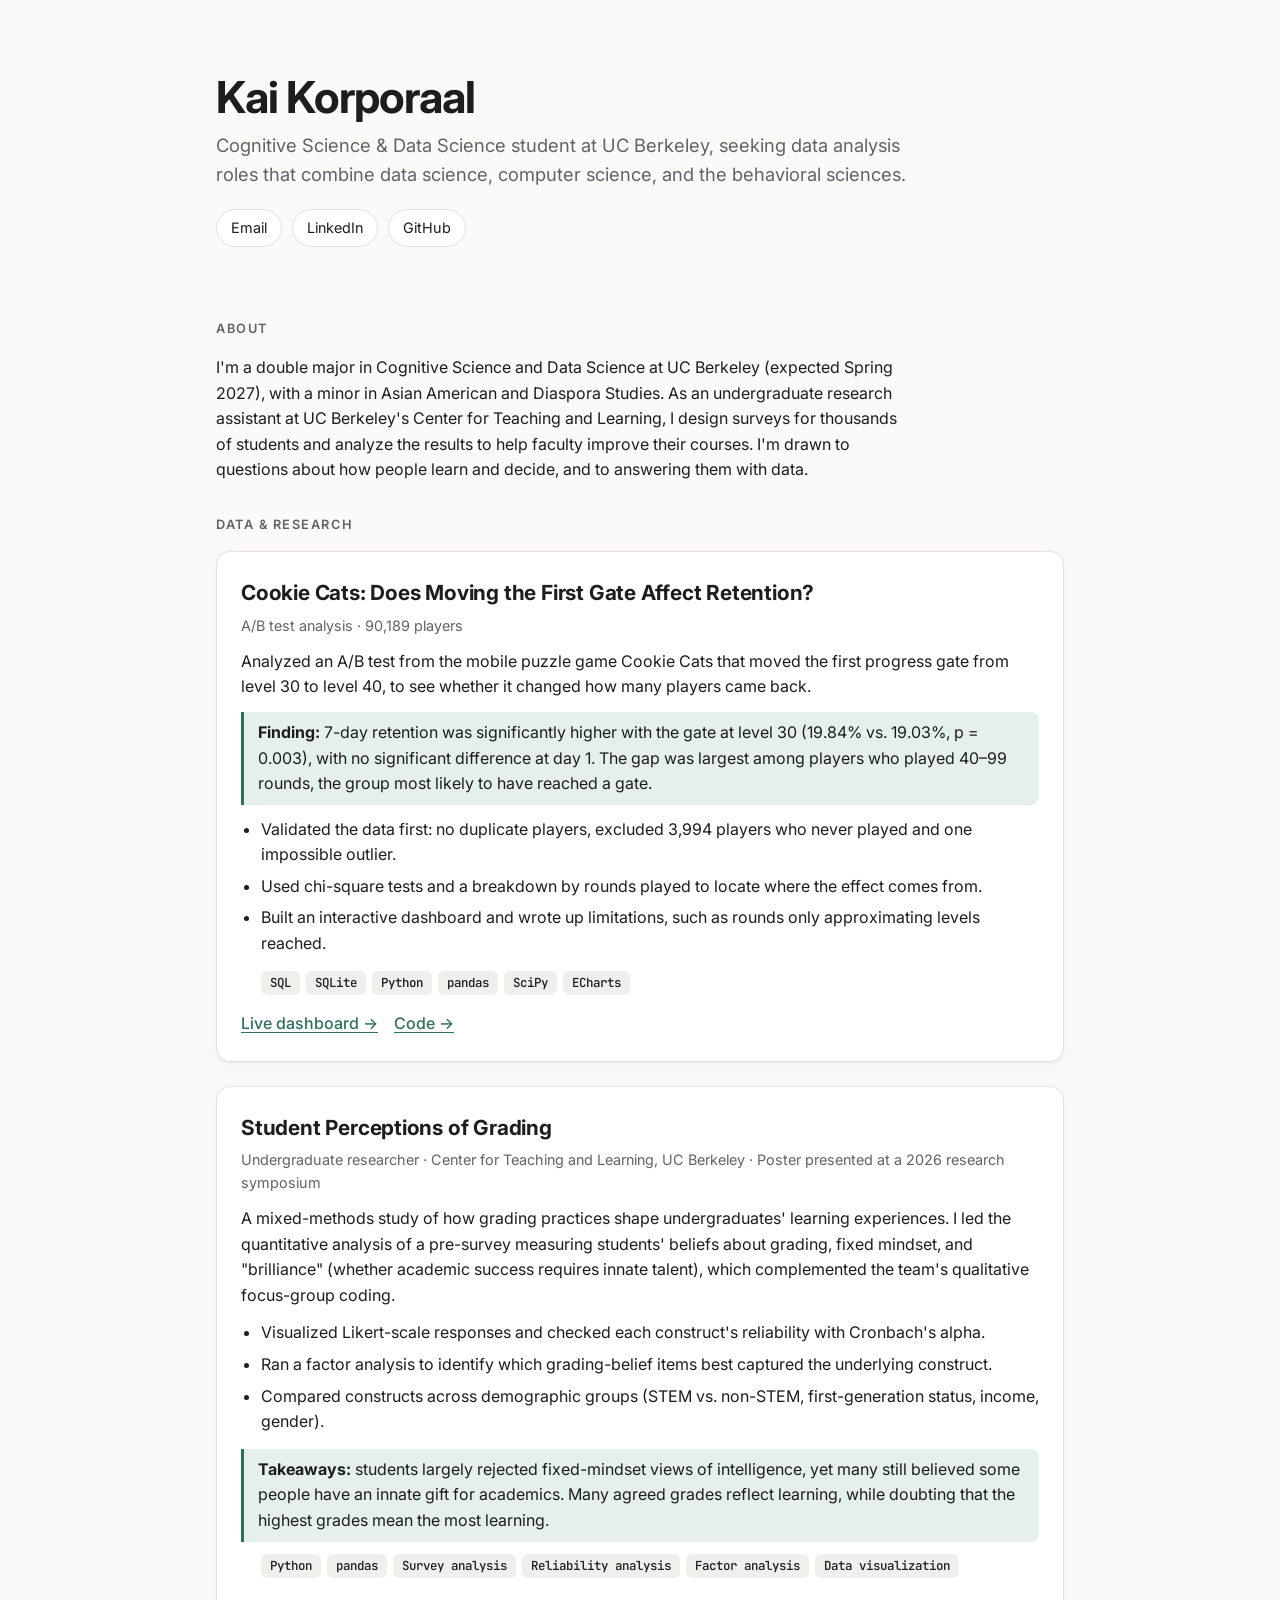
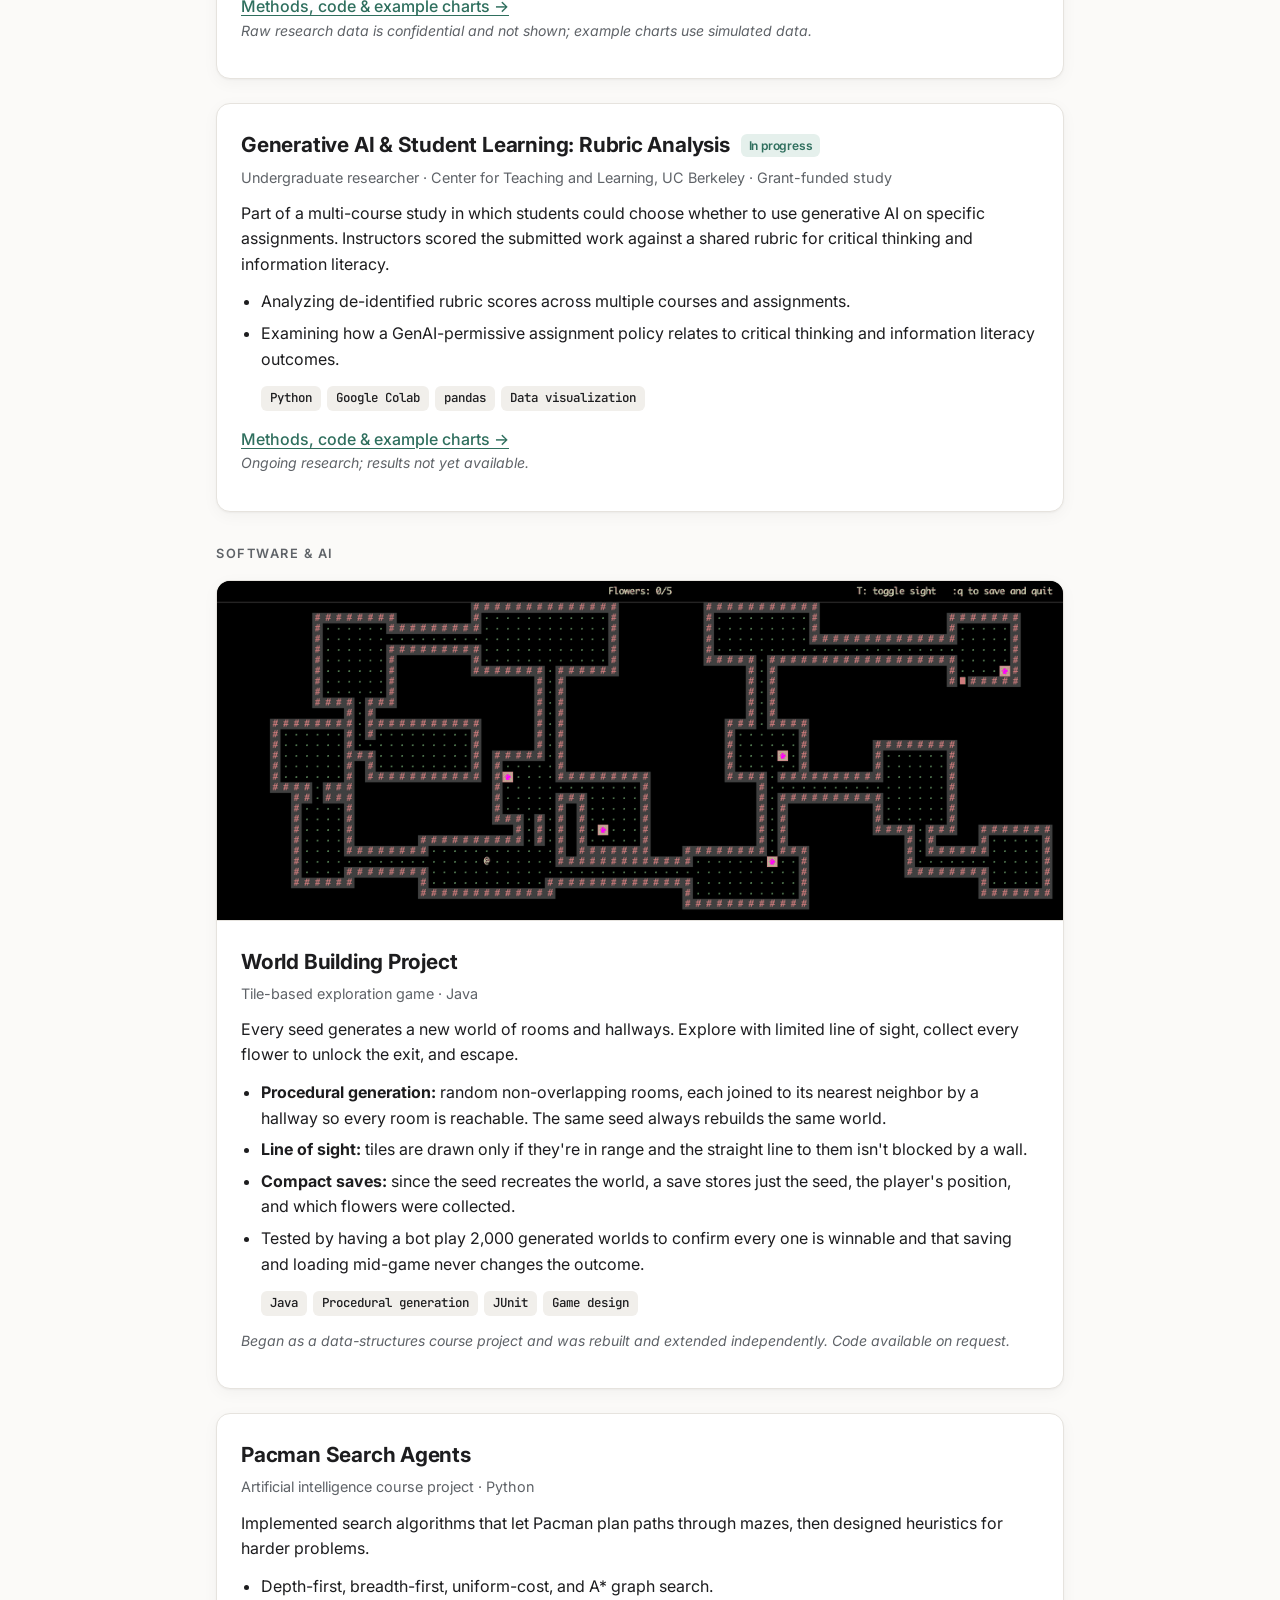
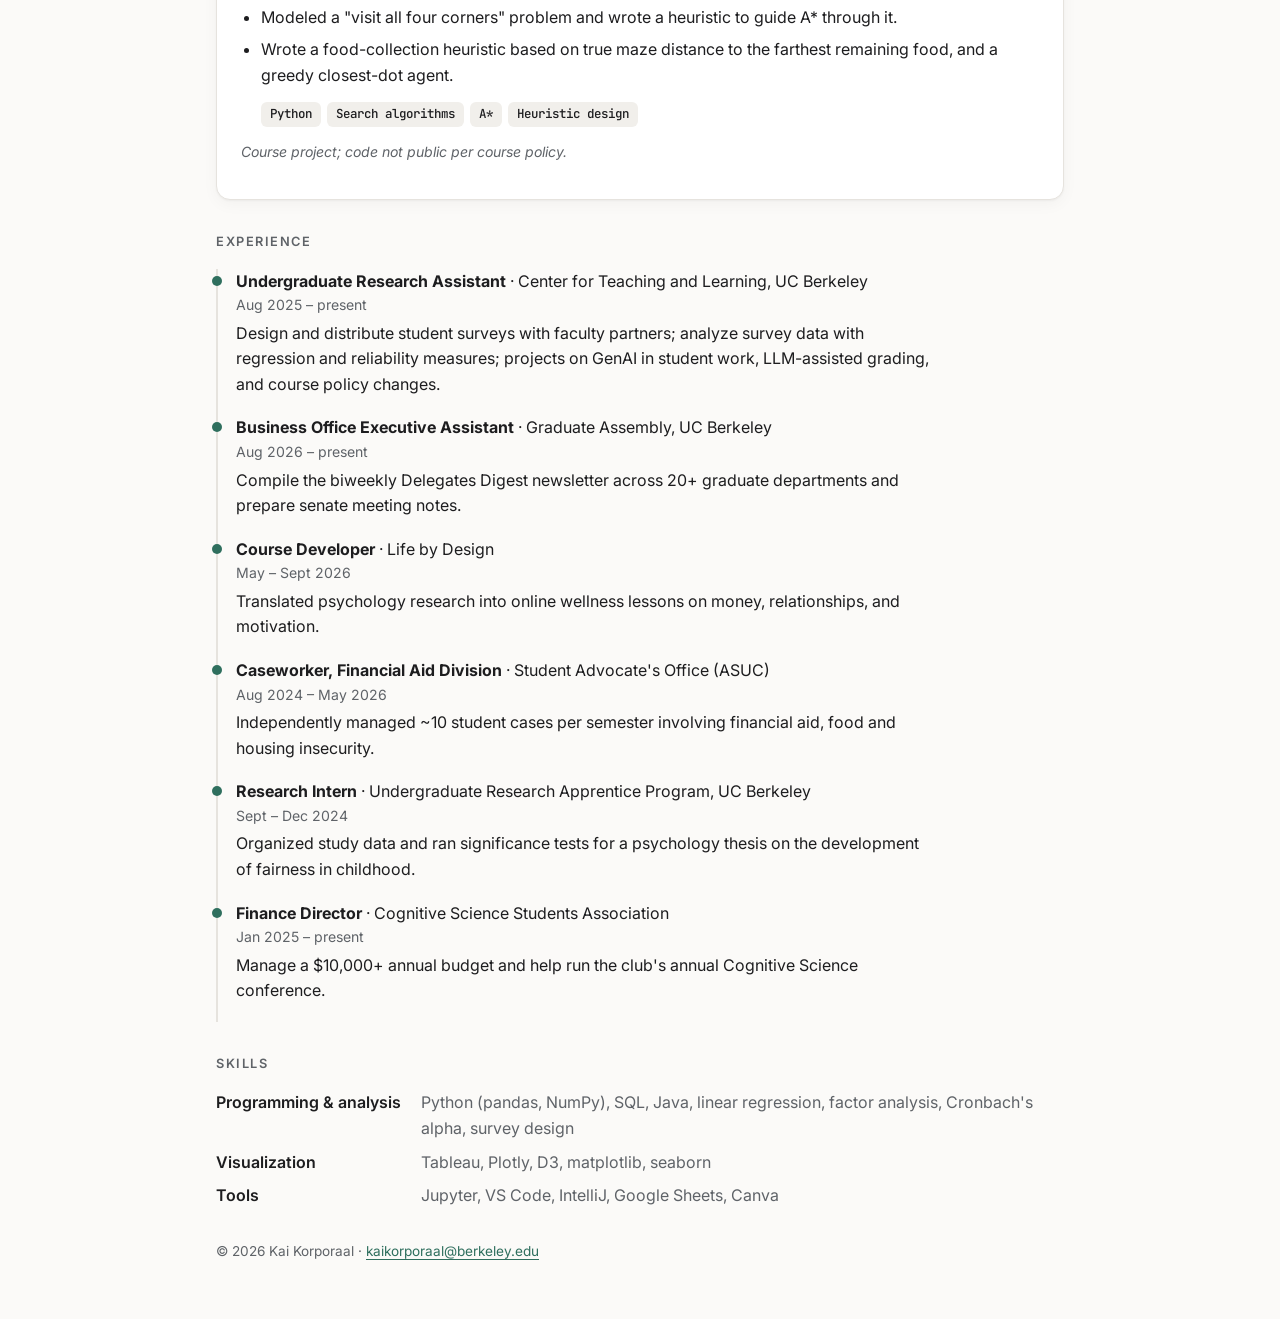
<file: index.html>
<!DOCTYPE html>
<html lang="en">
<head>
<meta charset="utf-8">
<meta name="viewport" content="width=device-width, initial-scale=1">
<title>Kai Korporaal — Portfolio</title>
<meta name="description" content="Projects in data analysis, AI search, game development, and education research.">
<link rel="preconnect" href="https://fonts.googleapis.com">
<link rel="preconnect" href="https://fonts.gstatic.com" crossorigin>
<link href="https://fonts.googleapis.com/css2?family=Inter:wght@400;500;600;700&family=JetBrains+Mono:wght@400;500&display=swap" rel="stylesheet">
<link rel="stylesheet" href="assets/style.css">
</head>
<body>
<div class="wrap">

  <header>
    <h1>Kai Korporaal</h1>
    <p class="headline">Cognitive Science &amp; Data Science student at UC Berkeley, seeking data analysis roles
      that combine data science, computer science, and the behavioral sciences.</p>
    <nav class="links" aria-label="Contact">
      <a href="mailto:kaikorporaal@berkeley.edu">Email</a>
      <a href="https://www.linkedin.com/in/kai-korporaal-39133924b">LinkedIn</a>
      <a href="https://github.com/kaikorporaal28">GitHub</a>
    </nav>
  </header>

  <main>
    <h2 class="section">About</h2>
    <p class="about">I'm a double major in Cognitive Science and Data Science at UC Berkeley (expected Spring 2027),
      with a minor in Asian American and Diaspora Studies. As an undergraduate research assistant at UC Berkeley's
      Center for Teaching and Learning, I design surveys for thousands of students and analyze the
      results to help faculty improve their courses. I'm drawn to questions about how people learn and
      decide, and to answering them with data.</p>

    <h2 class="section">Data &amp; Research</h2>

    <article class="project">
      <div class="body">
        <h3>Cookie Cats: Does Moving the First Gate Affect Retention?</h3>
        <p class="meta">A/B test analysis · 90,189 players</p>
        <p>Analyzed an A/B test from the mobile puzzle game Cookie Cats that moved the first
          progress gate from level 30 to level 40, to see whether it changed how many players came back.</p>
        <p class="highlight"><strong>Finding:</strong> 7-day retention was significantly higher with the gate at level 30
          (19.84% vs. 19.03%, p = 0.003), with no significant difference at day 1. The gap was largest among
          players who played 40–99 rounds, the group most likely to have reached a gate.</p>
        <ul>
          <li>Validated the data first: no duplicate players, excluded 3,994 players who never played and one impossible outlier.</li>
          <li>Used chi-square tests and a breakdown by rounds played to locate where the effect comes from.</li>
          <li>Built an interactive dashboard and wrote up limitations, such as rounds only approximating levels reached.</li>
        </ul>
        <ul class="tags"><li>SQL</li><li>SQLite</li><li>Python</li><li>pandas</li><li>SciPy</li><li>ECharts</li></ul>
        <div class="actions">
          <a href="https://kaikorporaal28.github.io/cookie-cats/">Live dashboard →</a>
          <a href="https://github.com/kaikorporaal28/cookie-cats">Code →</a>
        </div>
      </div>
    </article>

    <article class="project">
      <div class="body">
        <h3>Student Perceptions of Grading</h3>
        <p class="meta">Undergraduate researcher · Center for Teaching and Learning, UC Berkeley · Poster presented at a 2026 research symposium</p>
        <p>A mixed-methods study of how grading practices shape undergraduates' learning experiences. I led the
          quantitative analysis of a pre-survey measuring students' beliefs about grading, fixed mindset, and
          "brilliance" (whether academic success requires innate talent), which complemented the team's
          qualitative focus-group coding.</p>
        <ul>
          <li>Visualized Likert-scale responses and checked each construct's reliability with Cronbach's alpha.</li>
          <li>Ran a factor analysis to identify which grading-belief items best captured the underlying construct.</li>
          <li>Compared constructs across demographic groups (STEM vs. non-STEM, first-generation status, income, gender).</li>
        </ul>
        <p class="highlight"><strong>Takeaways:</strong> students largely rejected fixed-mindset views of intelligence, yet
          many still believed some people have an innate gift for academics. Many agreed grades reflect learning,
          while doubting that the highest grades mean the most learning.</p>
        <ul class="tags"><li>Python</li><li>pandas</li><li>Survey analysis</li><li>Reliability analysis</li><li>Factor analysis</li><li>Data visualization</li></ul>
        <div class="actions"><a href="research-grading.html">Methods, code &amp; example charts →</a></div>
        <p class="note">Raw research data is confidential and not shown; example charts use simulated data.</p>
      </div>
    </article>

    <article class="project">
      <div class="body">
        <h3>Generative AI &amp; Student Learning: Rubric Analysis <span class="status">In progress</span></h3>
        <p class="meta">Undergraduate researcher · Center for Teaching and Learning, UC Berkeley · Grant-funded study</p>
        <p>Part of a multi-course study in which students could choose whether to use generative AI on
          specific assignments. Instructors scored the submitted work against a shared rubric for critical
          thinking and information literacy.</p>
        <ul>
          <li>Analyzing de-identified rubric scores across multiple courses and assignments.</li>
          <li>Examining how a GenAI-permissive assignment policy relates to critical thinking and information literacy outcomes.</li>
        </ul>
        <ul class="tags"><li>Python</li><li>Google Colab</li><li>pandas</li><li>Data visualization</li></ul>
        <div class="actions"><a href="research-genai.html">Methods, code &amp; example charts →</a></div>
        <p class="note">Ongoing research; results not yet available.</p>
      </div>
    </article>

    <h2 class="section">Software &amp; AI</h2>

    <article class="project">
      <div class="media">
        <img src="assets/world-building-demo.gif" width="960" height="384"
             alt="Gameplay: the player explores a generated dungeon with limited line of sight, collects five flowers, and escapes through the door.">
      </div>
      <div class="body">
        <h3>World Building Project</h3>
        <p class="meta">Tile-based exploration game · Java</p>
        <p>Every seed generates a new world of rooms and hallways. Explore with limited line of sight,
          collect every flower to unlock the exit, and escape.</p>
        <ul>
          <li><strong>Procedural generation:</strong> random non-overlapping rooms, each joined to its nearest neighbor by a hallway so every room is reachable. The same seed always rebuilds the same world.</li>
          <li><strong>Line of sight:</strong> tiles are drawn only if they're in range and the straight line to them isn't blocked by a wall.</li>
          <li><strong>Compact saves:</strong> since the seed recreates the world, a save stores just the seed, the player's position, and which flowers were collected.</li>
          <li>Tested by having a bot play 2,000 generated worlds to confirm every one is winnable and that saving and loading mid-game never changes the outcome.</li>
        </ul>
        <ul class="tags"><li>Java</li><li>Procedural generation</li><li>JUnit</li><li>Game design</li></ul>
        <p class="note">Began as a data-structures course project and was rebuilt and extended independently. Code available on request.</p>
      </div>
    </article>

    <article class="project">
      <div class="body">
        <h3>Pacman Search Agents</h3>
        <p class="meta">Artificial intelligence course project · Python</p>
        <p>Implemented search algorithms that let Pacman plan paths through mazes, then designed heuristics
          for harder problems.</p>
        <ul>
          <li>Depth-first, breadth-first, uniform-cost, and A* graph search.</li>
          <li>Modeled a "visit all four corners" problem and wrote a heuristic to guide A* through it.</li>
          <li>Wrote a food-collection heuristic based on true maze distance to the farthest remaining food, and a greedy closest-dot agent.</li>
        </ul>
        <ul class="tags"><li>Python</li><li>Search algorithms</li><li>A*</li><li>Heuristic design</li></ul>
        <p class="note">Course project; code not public per course policy.</p>
      </div>
    </article>
  </main>

  <section aria-labelledby="exp">
    <h2 class="section" id="exp">Experience</h2>
    <ul class="timeline">
      <li><div class="role"><strong>Undergraduate Research Assistant</strong> · Center for Teaching and Learning, UC Berkeley</div>
        <div class="when">Aug 2025 – present</div>
        <p>Design and distribute student surveys with faculty partners; analyze survey data with regression and
          reliability measures; projects on GenAI in student work, LLM-assisted grading, and course policy changes.</p></li>
      <li><div class="role"><strong>Business Office Executive Assistant</strong> · Graduate Assembly, UC Berkeley</div>
        <div class="when">Aug 2026 – present</div>
        <p>Compile the biweekly Delegates Digest newsletter across 20+ graduate departments and prepare senate meeting notes.</p></li>
      <li><div class="role"><strong>Course Developer</strong> · Life by Design</div>
        <div class="when">May – Sept 2026</div>
        <p>Translated psychology research into online wellness lessons on money, relationships, and motivation.</p></li>
      <li><div class="role"><strong>Caseworker, Financial Aid Division</strong> · Student Advocate's Office (ASUC)</div>
        <div class="when">Aug 2024 – May 2026</div>
        <p>Independently managed ~10 student cases per semester involving financial aid, food and housing insecurity.</p></li>
      <li><div class="role"><strong>Research Intern</strong> · Undergraduate Research Apprentice Program, UC Berkeley</div>
        <div class="when">Sept – Dec 2024</div>
        <p>Organized study data and ran significance tests for a psychology thesis on the development of fairness in childhood.</p></li>
      <li><div class="role"><strong>Finance Director</strong> · Cognitive Science Students Association</div>
        <div class="when">Jan 2025 – present</div>
        <p>Manage a $10,000+ annual budget and help run the club's annual Cognitive Science conference.</p></li>
    </ul>
  </section>

  <section aria-labelledby="skills">
    <h2 class="section" id="skills">Skills</h2>
    <dl class="skills">
      <dt>Programming &amp; analysis</dt><dd>Python (pandas, NumPy), SQL, Java, linear regression, factor analysis, Cronbach's alpha, survey design</dd>
      <dt>Visualization</dt><dd>Tableau, Plotly, D3, matplotlib, seaborn</dd>
      <dt>Tools</dt><dd>Jupyter, VS Code, IntelliJ, Google Sheets, Canva</dd>
    </dl>
  </section>

  <footer>© 2026 Kai Korporaal · <a href="mailto:kaikorporaal@berkeley.edu">kaikorporaal@berkeley.edu</a></footer>
</div>
</body>
</html>
</file>
<file: assets/style.css>
:root {
  --bg: #fbfaf8;
  --surface: #ffffff;
  --text: #1d1d1f;
  --muted: #5f6368;
  --border: #e6e3de;
  --accent: #2f6f5e;
  --accent-soft: #e5f0ec;
  --tag-bg: #f1efeb;
  --shadow: 0 1px 2px rgba(0,0,0,.04), 0 4px 16px rgba(0,0,0,.04);
}
@media (prefers-color-scheme: dark) {
  :root:not([data-theme="light"]) {
    --bg: #141516;
    --surface: #1c1e20;
    --text: #ececec;
    --muted: #a3a8ad;
    --border: #2e3134;
    --accent: #7cc4ad;
    --accent-soft: #1f3530;
    --tag-bg: #262a2d;
    --shadow: none;
  }
}
:root[data-theme="dark"] {
  --bg: #141516;
  --surface: #1c1e20;
  --text: #ececec;
  --muted: #a3a8ad;
  --border: #2e3134;
  --accent: #7cc4ad;
  --accent-soft: #1f3530;
  --tag-bg: #262a2d;
  --shadow: none;
}

* { box-sizing: border-box; }
html { -webkit-text-size-adjust: 100%; }
body {
  margin: 0;
  background: var(--bg);
  color: var(--text);
  font: 16px/1.6 Inter, system-ui, -apple-system, sans-serif;
}
a { color: var(--accent); text-underline-offset: 3px; }
.wrap { max-width: 880px; margin: 0 auto; padding: 0 16px; }

header { padding: 72px 0 40px; }
h1 { font-size: clamp(2rem, 5vw, 2.75rem); line-height: 1.15; margin: 0 0 8px; letter-spacing: -0.02em; }
.headline { font-size: 1.15rem; color: var(--muted); margin: 0 0 20px; max-width: 60ch; }
.links { display: flex; flex-wrap: wrap; gap: 10px; }
.links a {
  display: inline-flex; align-items: center; gap: 6px;
  padding: 6px 14px; border: 1px solid var(--border); border-radius: 999px;
  background: var(--surface); color: var(--text); text-decoration: none; font-size: .9rem;
}
.links a:hover { border-color: var(--accent); color: var(--accent); }

h2.section {
  font-size: .8rem; text-transform: uppercase; letter-spacing: .12em;
  color: var(--muted); margin: 32px 0 16px; font-weight: 600;
}

.project {
  background: var(--surface); border: 1px solid var(--border); border-radius: 14px;
  box-shadow: var(--shadow); margin-bottom: 24px; overflow: hidden;
}
.project .media { background: #000; border-bottom: 1px solid var(--border); }
.project .media img { display: block; width: 100%; height: auto; }
.project .body { padding: 24px; }
.project h3 { margin: 0 0 4px; font-size: 1.3rem; letter-spacing: -0.01em; }
.meta { color: var(--muted); font-size: .9rem; margin: 0 0 14px; }
.status {
  display: inline-block; font-size: .75rem; font-weight: 600; padding: 2px 8px;
  border-radius: 6px; background: var(--accent-soft); color: var(--accent); margin-left: 6px;
  vertical-align: 2px;
}
.project p { margin: 0 0 12px; }
.project ul { margin: 0 0 14px; padding-left: 20px; }
.project li { margin-bottom: 6px; }
.tags { display: flex; flex-wrap: wrap; gap: 6px; margin: 16px 0 0; padding: 0; list-style: none; }
.tags li {
  font: 500 .78rem/1 "JetBrains Mono", ui-monospace, monospace;
  background: var(--tag-bg); padding: 6px 9px; border-radius: 6px; margin: 0;
}
.actions { display: flex; flex-wrap: wrap; gap: 16px; margin-top: 16px; font-weight: 500; }
.note { font-size: .88rem; color: var(--muted); font-style: italic; }
.highlight {
  border-left: 3px solid var(--accent); padding: 8px 14px; margin: 0 0 14px;
  background: var(--accent-soft); border-radius: 0 8px 8px 0;
}

footer { color: var(--muted); font-size: .85rem; padding: 32px 0 56px; }

@media (max-width: 560px) {
  header { padding: 48px 0 28px; }
  .project .body { padding: 18px; }
}

/* detail pages */
.back { display: inline-block; margin: 40px 0 0; font-weight: 500; }
.page-head { padding: 20px 0 8px; }
.page-head h1 { font-size: clamp(1.7rem, 4.5vw, 2.3rem); }
.sim-banner {
  border: 1px solid var(--border); background: var(--surface); border-radius: 10px;
  padding: 12px 16px; font-size: .92rem; color: var(--muted); margin: 8px 0 24px;
}
.sim-banner strong { color: var(--text); }
.section-block { margin: 36px 0; }
.section-block h2 { font-size: 1.25rem; margin: 0 0 8px; letter-spacing: -0.01em; }
.section-block > p { margin: 0 0 14px; max-width: 70ch; }
figure { margin: 0 0 20px; background: #fff; border: 1px solid var(--border); border-radius: 12px; padding: 12px; }
figure img { display: block; width: 100%; height: auto; }
figcaption { font-size: .85rem; color: #5f6368; margin-top: 8px; }
pre {
  margin: 0 0 20px; border: 1px solid var(--border); border-radius: 12px; overflow-x: auto;
  font: 13px/1.55 "JetBrains Mono", ui-monospace, monospace;
}
pre code.hljs { padding: 16px 18px; background: var(--surface); }
.grid2 { display: grid; grid-template-columns: 1fr 1fr; gap: 16px; }
@media (max-width: 720px) { .grid2 { grid-template-columns: 1fr; } }

figure.narrow { max-width: 560px; }
@media (max-width: 560px) { pre { font-size: 11.5px; } }

/* about / experience / skills */
.about { max-width: 70ch; margin: 0 0 8px; }
.timeline { list-style: none; padding: 0; margin: 0 0 8px; }
.timeline li { border-left: 2px solid var(--border); padding: 0 0 18px 18px; position: relative; }
.timeline li::before {
  content: ""; position: absolute; left: -6px; top: 7px; width: 10px; height: 10px;
  border-radius: 50%; background: var(--accent);
}
.timeline .when { color: var(--muted); font-size: .88rem; }
.timeline p { margin: 4px 0 0; max-width: 70ch; }
.skills { display: grid; grid-template-columns: max-content 1fr; gap: 8px 20px; margin: 0; }
.skills dt { font-weight: 600; }
.skills dd { margin: 0; color: var(--muted); }
@media (max-width: 560px) { .skills { grid-template-columns: 1fr; } .skills dd { margin-bottom: 8px; } }
</file>
